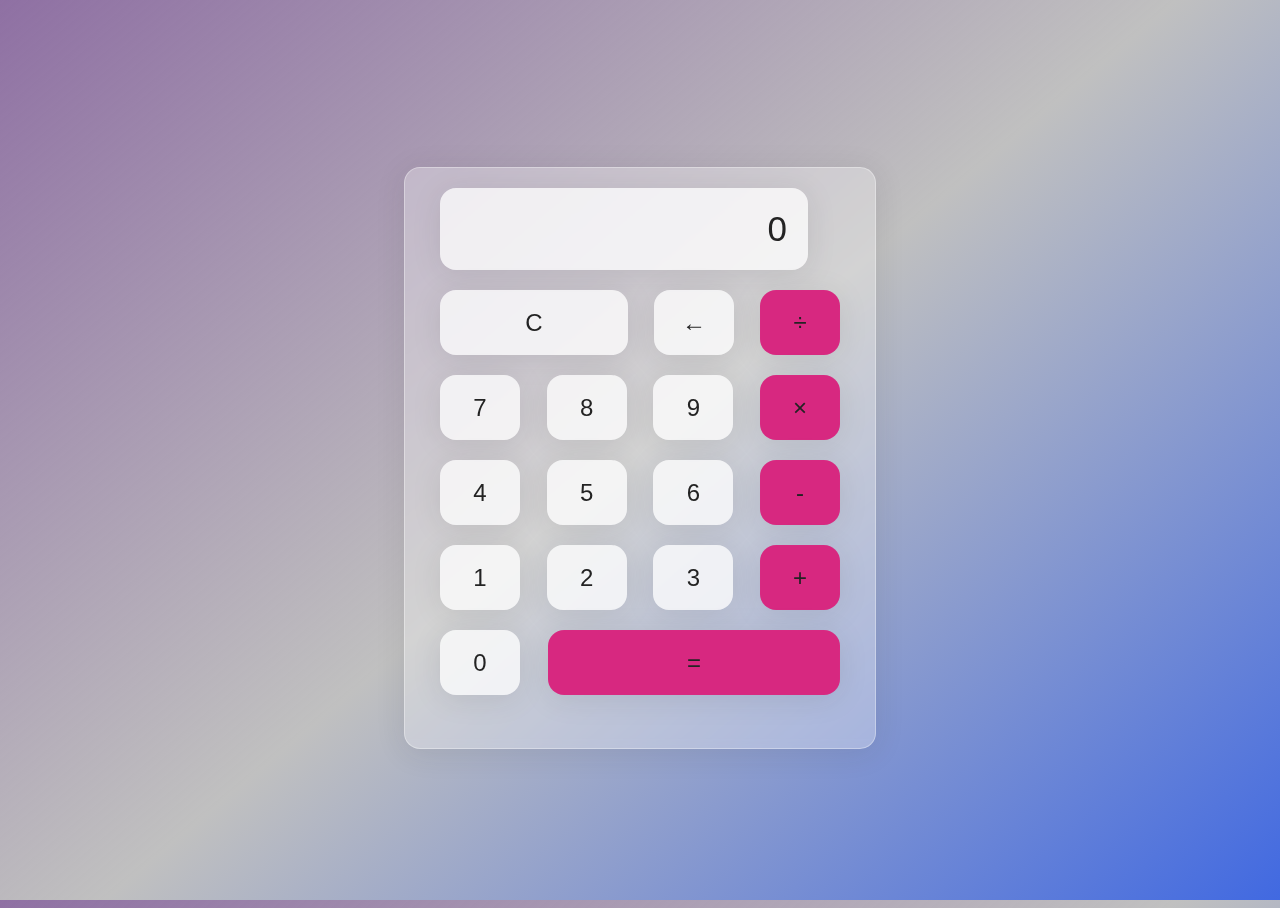
<file: index.html>
<!DOCTYPE html>
<html lang="en">
  <head>
    <meta charset="UTF-8" />
    <meta name="viewport" content="width=device-width, initial-scale=1.0" />
    <link rel="stylesheet" href="style.css" />
    <title>Calculator</title>
  </head>
  <body>
    <div class="wrapper">
      <section class="screen">0</section>

      <section class="calc-buttons">
        <div class="calc-button-row">
          <button class="calc-button double">C</button>
          <button class="calc-button">&larr;</button>
          <button class="calc-button">&divide;</button>
        </div>

        <div class="calc-button-row">
          <button class="calc-button">7</button>
          <button class="calc-button">8</button>
          <button class="calc-button">9</button>
          <button class="calc-button">&times;</button>
        </div>
        <div class="calc-button-row">
          <button class="calc-button">4</button>
          <button class="calc-button">5</button>
          <button class="calc-button">6</button>
          <button class="calc-button">-</button>
        </div>
        <div class="calc-button-row">
          <button class="calc-button">1</button>
          <button class="calc-button">2</button>
          <button class="calc-button">3</button>
          <button class="calc-button">&plus;</button>
        </div>
        <div class="calc-button-row">
          <button class="calc-button">0</button>
          <button class="calc-button triple"> &equals;</button>
        </div>
      </section>
    </div>

    <script src="script.js"></script>
  </body>
</html>
</file>
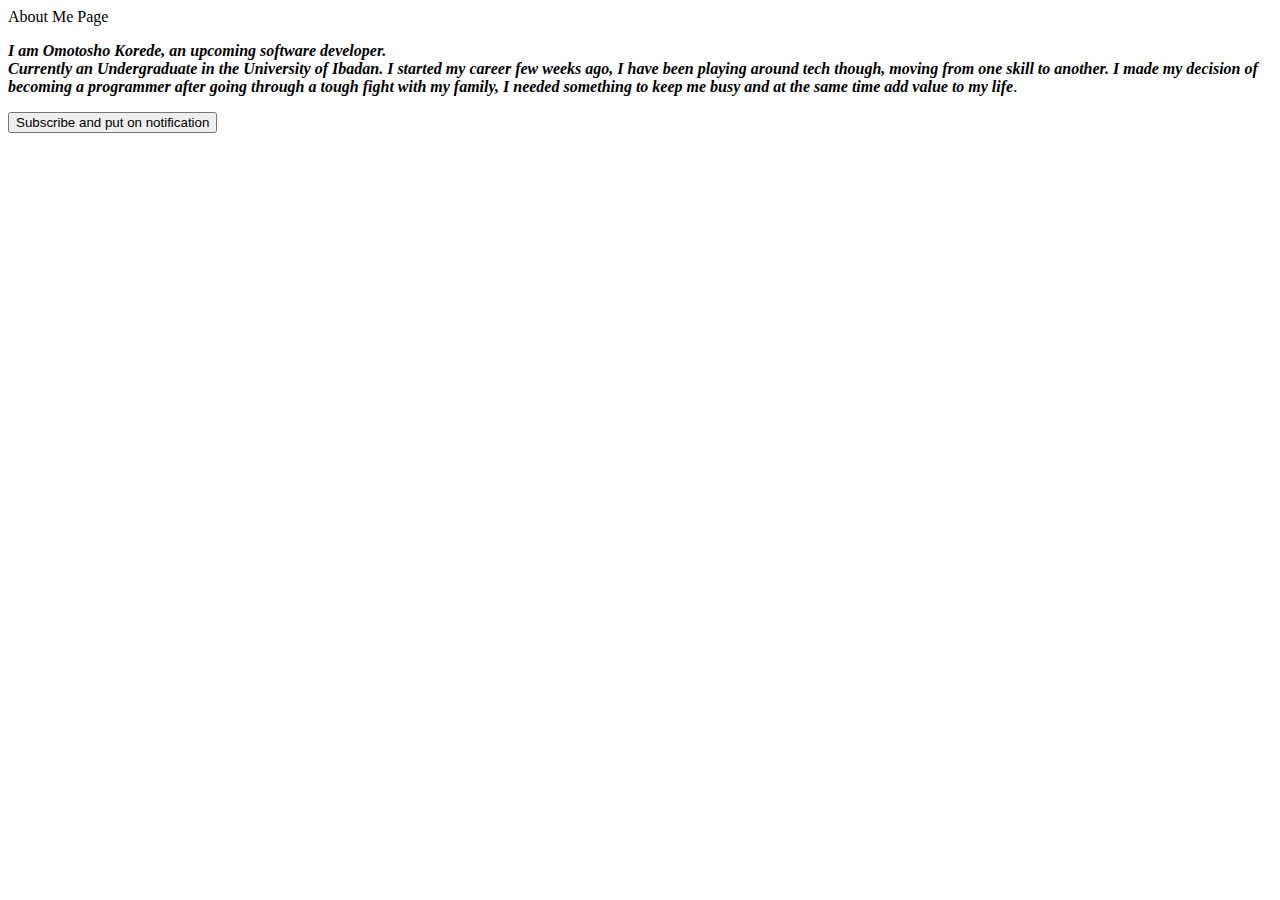
<file: about_me.html>
<!DOCTYPE html>
<html lang="en">
  <head>
    <meta charset="UTF-8" />
    <meta name="viewport" content="width=device-width, initial-scale=1.0" />
    <title>About Me</title>
  </head>
  <body>
    <header>About Me Page</header>
    <main>
      <div>
        <p>
          <b
            ><i
              >I am Omotosho Korede, an upcoming software developer.
              <br />Currently an Undergraduate in the University of Ibadan. I
              started my career few weeks ago, I have been playing around tech
              though, moving from one skill to another. I made my decision of
              becoming a programmer after going through a tough fight with my
              family, I needed something to keep me busy and at the same time
              add value to my life</i
            ></b
          >.
        </p>
        <p><button>Subscribe and put on notification</button></p>
      </div>
    </main>
  </body>
</html>
</file>
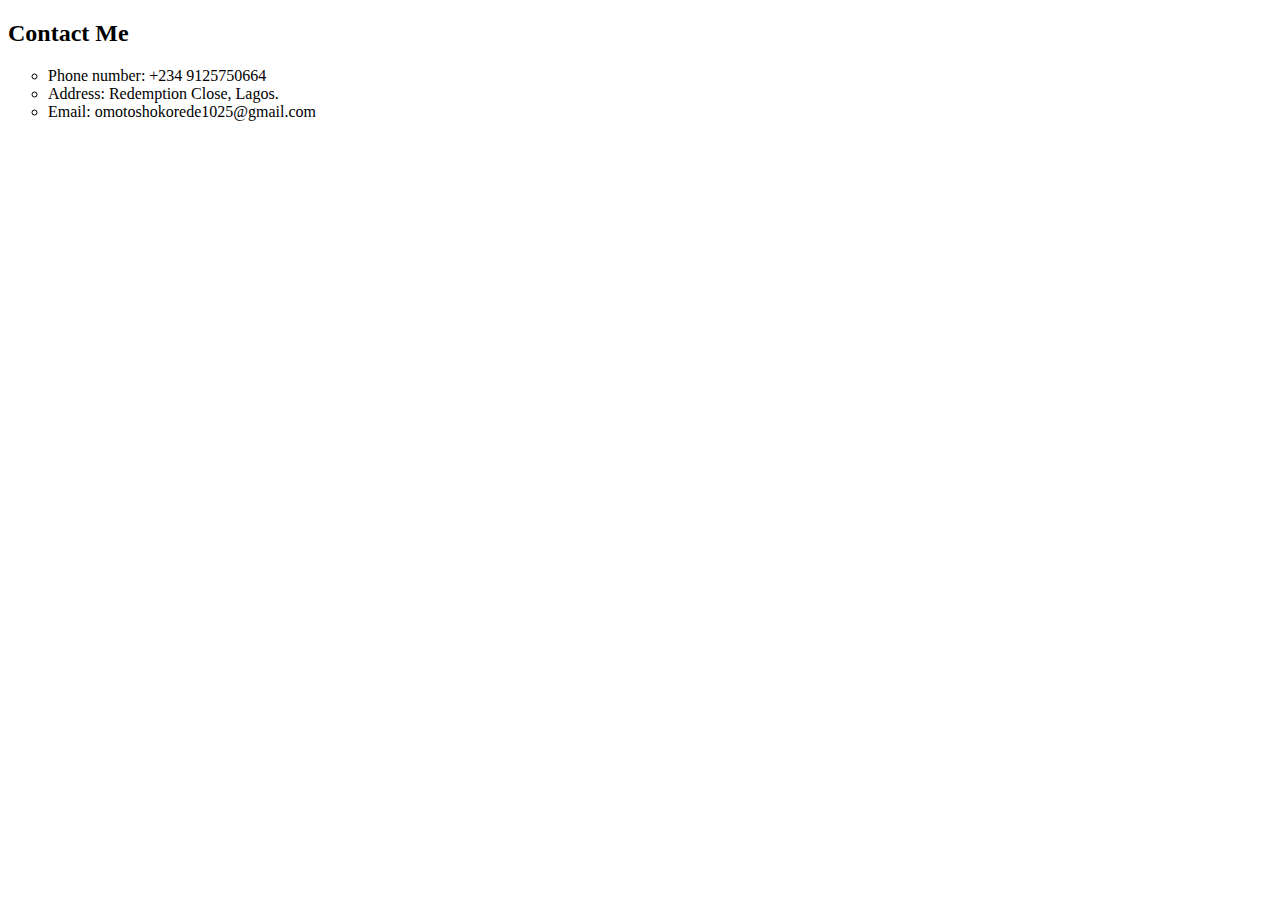
<file: contact_me.html>
<!DOCTYPE html>
<html lang="en">
  <head>
    <meta charset="UTF-8" />
    <meta name="viewport" content="width=header, initial-scale=1.0" />
    <title>Contact Me</title>
  </head>
  <body>
    <header><h2>Contact Me</h2></header>
    <main>
      <div>
        <ul type="circle">
            <li>Phone number: +234 9125750664</li>
            <li>Address: Redemption Close, Lagos.</li>
            <li>Email: omotoshokorede1025@gmail.com</li>
        </ul>
      </div>
    </main>
  </body>
</html>
</file>
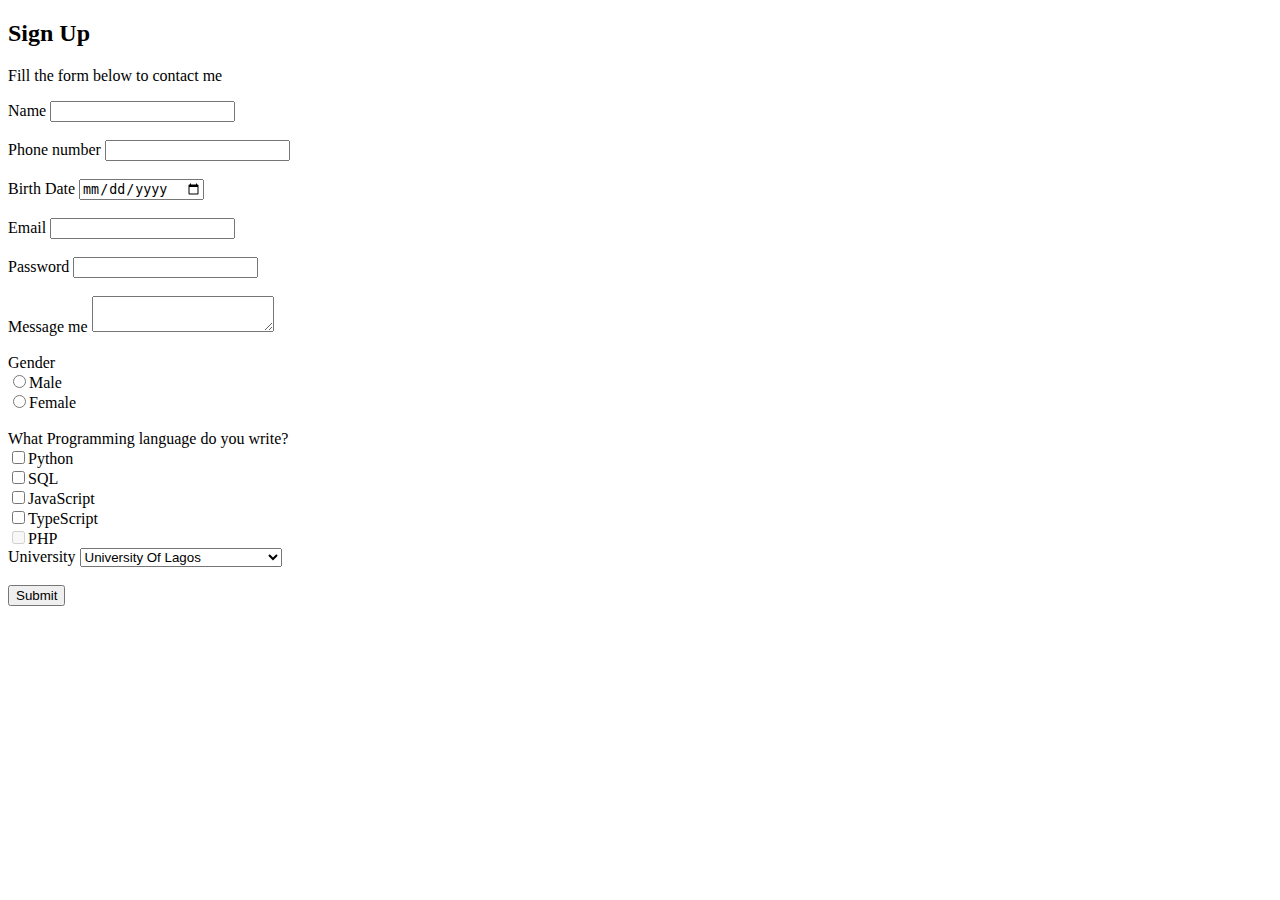
<file: sign_up.html>
<!DOCTYPE html>
<html lang="en">
  <head>
    <meta charset="UTF-8" />
    <meta name="viewport" content="width=header, initial-scale=1.0" />
    <title>Sign up</title>
  </head>
  <body>
    <header>
      <h2>Sign Up</h2>
    </header>
    <main>
      <div>
        <section>
          <p>Fill the form below to contact me</p>
          <form>
            <label for="name">Name</label>
            <input type="text" /><br /><br />
            <label for="number">Phone number</label>
            <input type="tel" /><br /><br />
            <label for="D.O.B">Birth Date</label>
            <input type="date" /><br /><br />
            <label for="email">Email</label>
            <input type="email" /><br /><br />
            <label for="password">Password</label>
            <input type="password" /><br /><br />
            <label for="textarea">Message me</label>
            <textarea name id></textarea><br /><br />
            <label for="sex">Gender</label><br />
            <input type="Radio" name="sex" id="sex" />Male<br />
            <input type="radio" name="sex" id="sex" />Female<br /><br />
            <label for="lang">What Programming language do you write?</label
            ><br />
            <input type="checkbox" name="language" id />Python<br />
            <input type="checkbox" name="language" id />SQL<br />
            <input type="checkbox" name="language" id />JavaScript<br />
            <input type="checkbox" name="language" id />TypeScript<br />
            <input type="checkbox" name="language" id disabled />PHP<br />
            <label for="school">University</label>

            <select name="school" id="school">
              <option value="lagos">University Of Lagos</option>
              <option value="Ibadan">University Of Ibadan</option>
              <option value="Ilorin">University Of Ilorin</option>
              <option value="Kaduna">University, Abu Zaria</option>
              <option value="ekiti">
                Federal University of Oye Ekiti
              </option></select
            ><br /><br />
            <button type="submit">Submit</button>
          </form>
        </section>
      </div>
    </main>
  </body>
</html>
</file>
<file: style.css>
html {
  box-sizing: border-box;
  height: 100%;
}

::before,
::after {
  box-sizing: inherit;
  margin: 0;
  padding: 0;
}

body {
  align-items: center;
  background: linear-gradient(320deg, #4169e1, #c0c0c0, #4169);
  display: flex;
  font-family: sans-serif;
  font-display: swap;
  height: inherit;
  justify-content: center;
}

.wrapper {
  backdrop-filter: blur(5, 5px);
  -webkit-backdrop-filter: blur(5, 5px);
  background: rgba(255, 255, 255, 0.75);
  border: 1px solid rgba(255, 255, 255, 0.01);
  border-radius: 16px;
  box-shadow: 0 4px 30px rgba(35, 35, 35, 0.1);
  color: #232323;
  backdrop-filter: blur(4px);
  -webkit-backdrop-filter: blur(4px);
  background: rgba(255, 255, 255, 0.3);
  border: 1px solid rgba(255, 255, 255, 0.34);
  flex-basis: 400px;
  height: 540px;
  padding: 20px 35px;
}

.screen {
    backdrop-filter:blur(5,5px);
    -webkit-backdrop-filter: blur(5,5px);
    background: rgba(255,255,255,0.75);
    border: 1px solid rgba(255, 255, 255, 0.01);
    border-radius: 16px;
    box-shadow: 0 4px 30px rgba(35, 35, 35, 0.1);
    color:#232323;
    font-size: 35px;
    overflow: auto;
    padding: 20px;
    text-align: right;
    width: 326px;
}

.calc-button-row{
    display: flex;
    justify-content: space-between;
    margin: 5% 0;

}

.calc-button{
    backdrop-filter: blur(5,5px);
    -webkit-backdrop-filter: blur(5,5px);
    background: rgba(255, 255, 255, 0.75);
    border: 1px solid rgba(255, 255, 255, 0.01);
    border-radius: 16px;
    box-shadow: 0 4px 30px rgba(35, 35, 35, 0.1);
    color: #232323;
    flex-basis: 20%;
    font-family: inherit;
    font-size: 24px;
    height: 65px;
}

.calc-button:last-child{
    backdrop-filter: blur(5,5px);
    -webkit-backdrop-filter: blur(5,5px);
    background: rgba(255, 255, 255, 0.75);
    border: 1px solid rgba(255, 255, 255, 0.01);
    border-radius: 16px;
    box-shadow: 0 4px 30px rgba(35, 35, 35, 0.1);
    color: #232323;
    background: #d72880;
}

.calc-button:last-child:hover{
    background-color: inherit;
    color: inherit;
}

.calc-button:hover{
    background-color: inherit;
}

.calc-button:active{
    background-color: #ffef78;
}

.double{
    flex-basis: 47%
}

.triple{
    flex-basis: 73%
}
</file>
